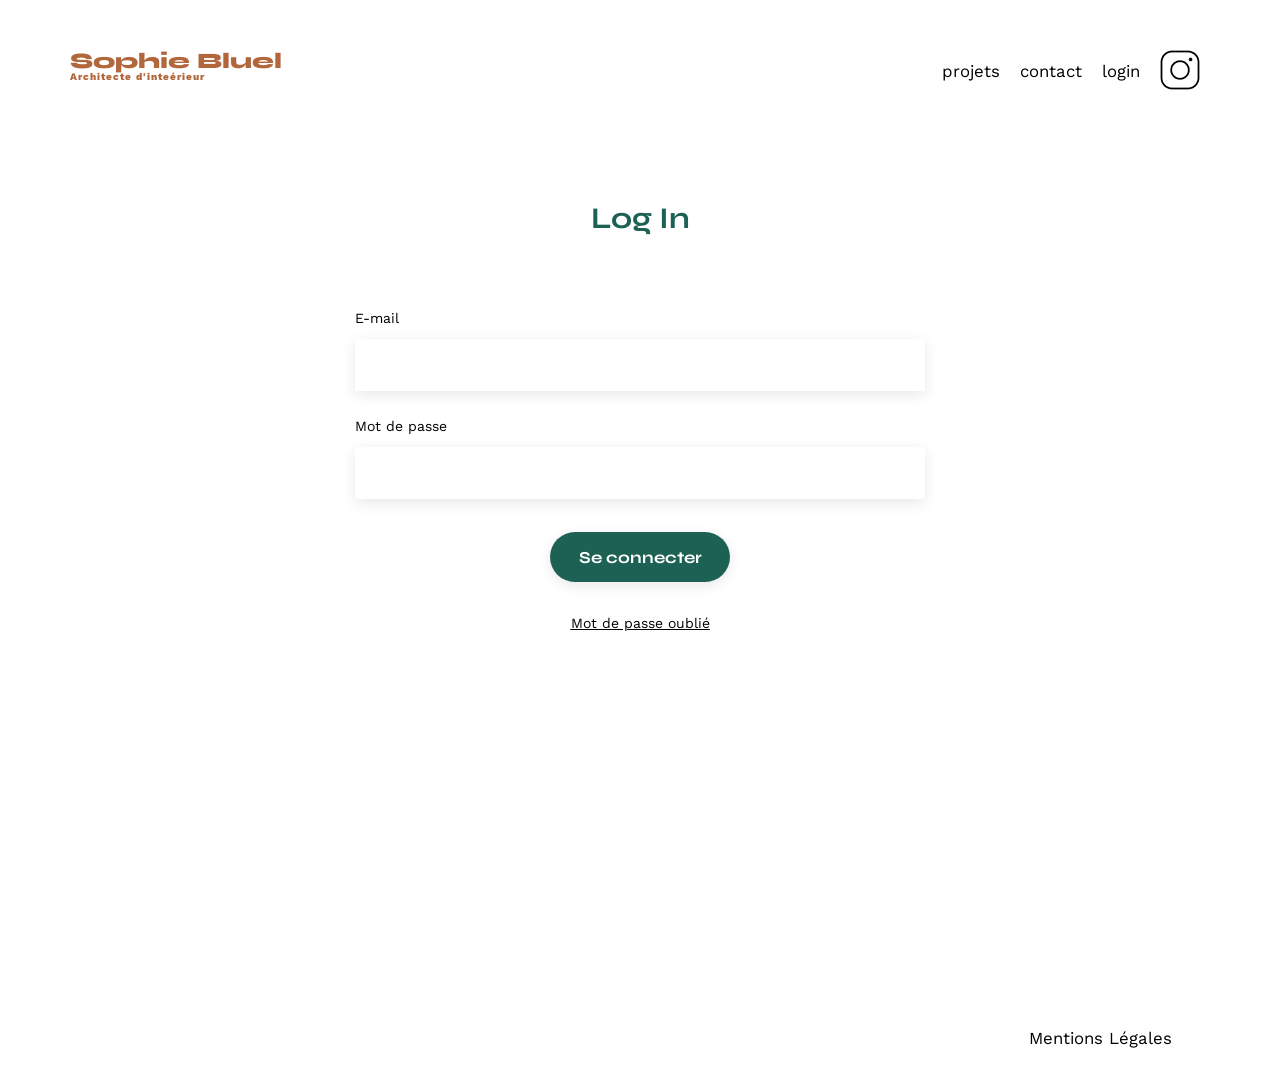
<file: FrontEnd/login.html>
<!DOCTYPE html>
<html lang="fr">
<head>
	<meta charset="UTF-8">
	<title>Page de connexion</title>
	<meta name="viewport" content="width=device-width, initial-scale=1.0">
	<link rel="preconnect" href="https://fonts.googleapis.com">
	<link rel="preconnect" href="https://fonts.gstatic.com" crossorigin>
	<link href="https://fonts.googleapis.com/css2?family=Syne:wght@700;800&family=Work+Sans&display=swap" rel="stylesheet">
	<meta name="description" content="">
	<link rel="stylesheet" href="./assets/style.css">
	<script src="./assets/js/login.js" defer></script>
</head>
<body>
    <header>
        <h1>Sophie Bluel <span>Architecte d'inteérieur</span></h1>
        <nav>
            <ul>
                <li>projets</li>
                <li>contact</li>
                <li>login</li>
                <li><img src="./assets/icons/instagram.png" alt="Instagram"></li>
            </ul>
        </nav>
    </header>
    <main>
        <section id="contact">
            <div class="titlelogin">
            <h2>Log In</h2>
        </div>
        <form id="form1" action="">
        <label>E-mail</label>
        <input type="email" id="email" name="email">
        <label>Mot de passe</label>
        <input type="password" id="rmdp" name="password">
        <p class="erreur-msg"></p>
        <input type="submit" value="Se connecter" id="btn_connexion">
        </form>
        <a href="#">
        <h7 >Mot de passe oublié</h7>
        </a>
        </section>
    </main>    
        <footer class="ftlogin">
            <nav>
                <ul>
                    <li>Mentions Légales</li>
                </ul>
            </nav>
        </footer>
</body>
</html>
</file>
<file: FrontEnd/assets/style.css>
/* http://meyerweb.com/eric/tools/css/reset/
   v2.0 | 20110126
   License: none (public domain)
*/

html, body, div, span, applet, object, iframe,
h1, h2, h3, h4, h5, h6, p, blockquote, pre,
a, abbr, acronym, address, big, cite, code,
del, dfn, em, img, ins, kbd, q, s, samp,
small, strike, strong, sub, sup, tt, var,
b, u, i, center,
dl, dt, dd, ol, ul, li,
fieldset, form, label, legend,
table, caption, tbody, tfoot, thead, tr, th, td,
article, aside, canvas, details, embed,
figure, figcaption, footer, header, hgroup,
menu, nav, output, ruby, section, summary,
time, mark, audio, video {
	margin: 0;
	padding: 0;
	border: 0;
	font-size: 100%;
	font: inherit;
	vertical-align: baseline;
}
/* HTML5 display-role reset for older browsers */
article, aside, details, figcaption, figure,
footer, header, hgroup, menu, nav, section {
	display: block;
}
body {
	line-height: 1;
}
ol, ul {
	list-style: none;
}
blockquote, q {
	quotes: none;
}
blockquote:before, blockquote:after,
q:before, q:after {
	content: '';
	content: none;
}
table {
	border-collapse: collapse;
	border-spacing: 0;
}
/** end reset css**/
body {
	max-width: 1140px;
	margin:auto;
	font-family: 'Work Sans' ;
	font-size: 14px;
}
header {
	display: flex;
	justify-content: space-between;
	margin: 50px 0
}
section {
	margin: 50px 0
}

h1{
	display: flex;
	flex-direction: column;
	font-family: 'Syne';
	font-size: 22px;
	font-weight: 800;
	color: #B1663C
}

h1 > span {
	font-family: 'Work Sans';
	font-size:10px;
	letter-spacing: 0.1em;
;
}

h2{
	font-family: 'Syne';
	font-weight: 700;
	font-size: 30px;
	color: #1D6154
}
nav ul {
	display: flex;
	align-items: center;
	list-style-type: none;

}

nav li {
	padding: 0 10px;
	font-size: 1.2em;
}

li:hover {
	color: #B1663C;
}
#introduction {
	display: flex;
	align-items: center;
}
#introduction figure {
	flex: 1
}
#introduction img {
	display: block;
	margin: auto;
	width: 80%;
}

#introduction article {
	flex: 1
}
#introduction h2 {
	margin-bottom: 1em;
}

#introduction p {
	margin-bottom: 0.5em;
}
.changes {
	display: flex;
	position: relative;
	top: -53px;
	left: 700px
}

.changes p {
	position: relative;
top: -15px;
left: 30px;
}


.chgicon {
	-webkit-text-stroke: 0px black;
	background: black;
	  background-clip: border-box;
	-webkit-background-clip: text;
	-webkit-text-fill-color: transparent;
	font-size: 19px;
}

/* Partie modals */

.modaldisplay {
	display: none;
}






#portfolio h2 {
	text-align: center;
	margin-bottom: 1em;
}

.filters {
	display: flex;
	justify-content: center;
	gap: 20px;
}

.filters button {
	font-size: 1.2em;
	color: #1D6154;
	border: 2px;
    border-color: #1D6154;
}

.filters button {
	border: 2px solid #1D6154;
	list-style: none;
	border-radius: 20px;
	padding: 5px;
	padding-right: 5px;
    padding-left: 5px;
	padding-left: 20px;
	padding-right: 20px;
}

.filters button:hover {
	color: white;
    background: #1D6154;
}

.gallery {
	width: 100%;
display: flex;
grid-template-columns: 1fr 1fr 1fr;
grid-column-gap: 20px;
grid-row-gap: 20px;
flex-direction: row;
flex-wrap: wrap;
margin-left: 100px;
gap: 10px;
}

.gallery img {
	width: 300px;

}

.gallery .active{
	width: 300px;
}

.gallery .inactive{
	display: none;
}


figcaption .active{
	margin: 0;
	padding: 0;
	border: 0;
	font-size: 100%;
	font: inherit;
	vertical-align: baseline;
}

figcaption .inactive{
	font-size: 1px;
}


#contact {
	width: 50%;
margin: auto;
}
#contact > * {
	text-align: center;

}
#contact h2{
	margin-bottom: 20px;
}
#contact form {
	text-align: left;
	margin-top:30px;
	display: flex;
	flex-direction: column;
}

#contact input {
	height: 50px;
	font-size: 1.2em;
	border: none;
	box-shadow: 0px 4px 14px rgba(0, 0, 0, 0.09);
}
#contact label {
	margin: 2em 0 1em 0;
}
#contact textarea {
	border: none;
	box-shadow: 0px 4px 14px rgba(0, 0, 0, 0.09);
}

input[type="submit"]{
	font-family: 'Syne';
	font-weight: 700;
	color: white;
	background-color: #1D6154;
	margin : 2em auto ;
	width: 180px;
	text-align: center;
	border-radius: 60px ;
}

footer nav ul {
	display: flex;
	justify-content: flex-end;
	margin: 2em
}

/* Page Login */

.titlelogin {
	display: flex;
	justify-content: center;
    padding-top: 60px;
}


h7 {
    text-decoration-line: underline;
	display: flex;
	justify-content: center;

}

a:link { 
    color: black;
} 

.ftlogin {
	margin-top: 400px;
}
</file>
